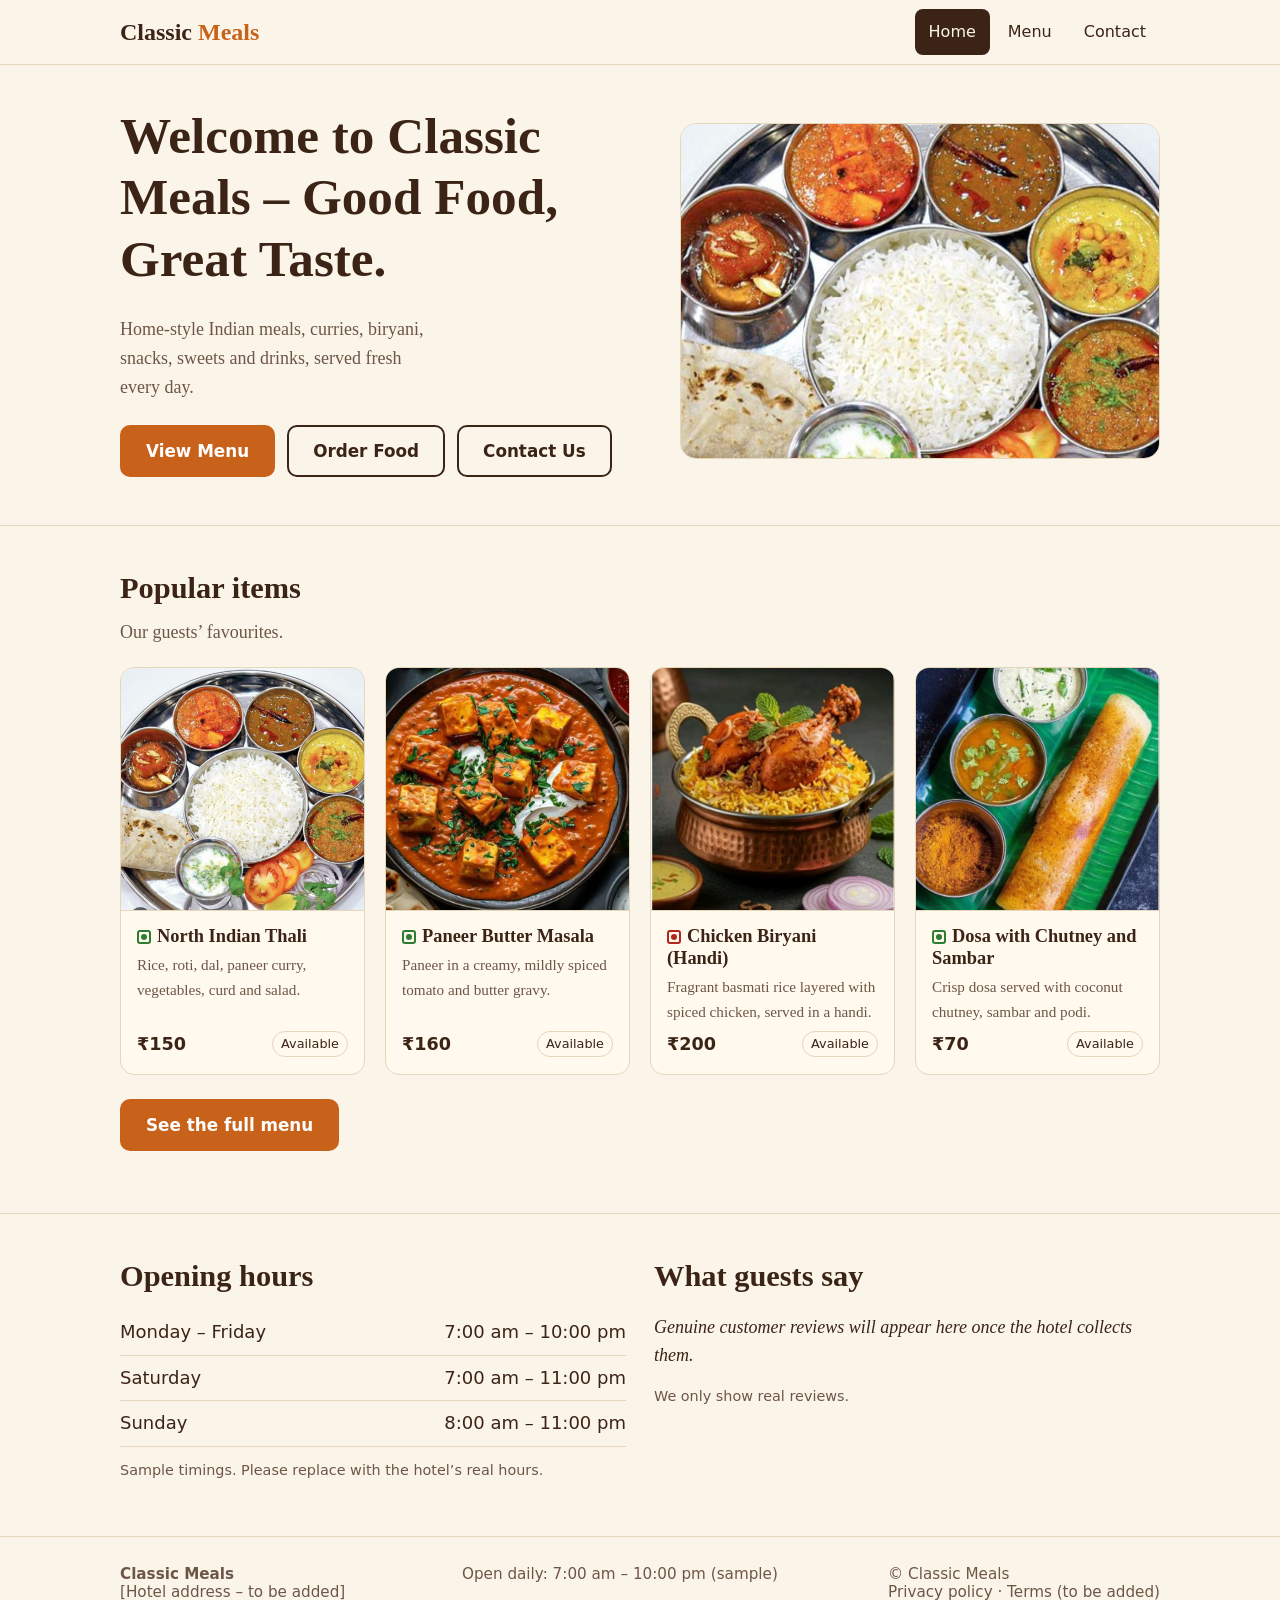
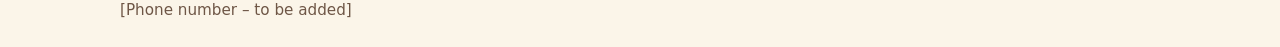
<file: index.html>
<!DOCTYPE html>
<html lang="en">
<head>
<meta charset="utf-8">
<meta name="viewport" content="width=device-width, initial-scale=1, viewport-fit=cover">
<title>Classic Meals – Good Food, Great Taste</title>
<meta name="description" content="Classic Meals hotel and restaurant: view our menu, prices, opening hours and contact details.">
<meta name="theme-color" content="#c8621b">
<link rel="icon" href="favicon.svg" type="image/svg+xml">
<link rel="stylesheet" href="css/style.css">
</head>
<body>
<a class="skip" href="#main">Skip to content</a>
<header>
<div class="wrap">
<a class="logo" href="index.html" aria-label="Classic Meals home">Classic <span>Meals</span></a>
<nav aria-label="Main"><a href="index.html" aria-current="page">Home</a><a href="menu.html">Menu</a><a href="contact.html">Contact</a></nav>
</div>
</header>
<main id="main">
<div class="hero"><div class="wrap">
<div>
<h1>Welcome to Classic Meals – Good Food, Great Taste.</h1>
<p>Home-style Indian meals, curries, biryani, snacks, sweets and drinks, served fresh every day.</p>
<div class="cta">
<a class="btn" href="menu.html">View Menu</a>
<a class="btn alt" href="contact.html">Order Food</a>
<a class="btn alt" href="contact.html">Contact Us</a>
</div>
</div>
<img class="pic" src="images/hero.jpg" data-fallback="images/hero.svg" width="800" height="560" alt="A full Indian thali with rice, roti, curries, curd and salad">
</div></div>

<section><div class="wrap">
<h2>Popular items</h2>
<p class="sub">Our guests’ favourites.</p>
<div class="grid" id="popgrid"></div>
<p class="mt"><a class="btn" href="menu.html">See the full menu</a></p>
</div></section>

<section><div class="wrap two">
<div>
<h2>Opening hours</h2>
<table>
<tr><td>Monday – Friday</td><td>7:00 am – 10:00 pm</td></tr>
<tr><td>Saturday</td><td>7:00 am – 11:00 pm</td></tr>
<tr><td>Sunday</td><td>8:00 am – 11:00 pm</td></tr>
</table>
<p class="note">Sample timings. Please replace with the hotel’s real hours.</p>
</div>
<div>
<h2>What guests say</h2>
<p class="rev">Genuine customer reviews will appear here once the hotel collects them.</p>
<p class="note">We only show real reviews.</p>
</div>
</div></section>
</main>
<footer><div class="wrap">
<div>
<strong>Classic Meals</strong><br>[Hotel address – to be added]<br>[Phone number – to be added]
</div>
<div>Open daily: 7:00 am – 10:00 pm (sample)</div>
<div>© Classic Meals<br>Privacy policy · Terms (to be added)</div>
</div></footer>
<script src="js/data.js"></script>
<script src="js/main.js"></script>
</body>
</html>
</file>
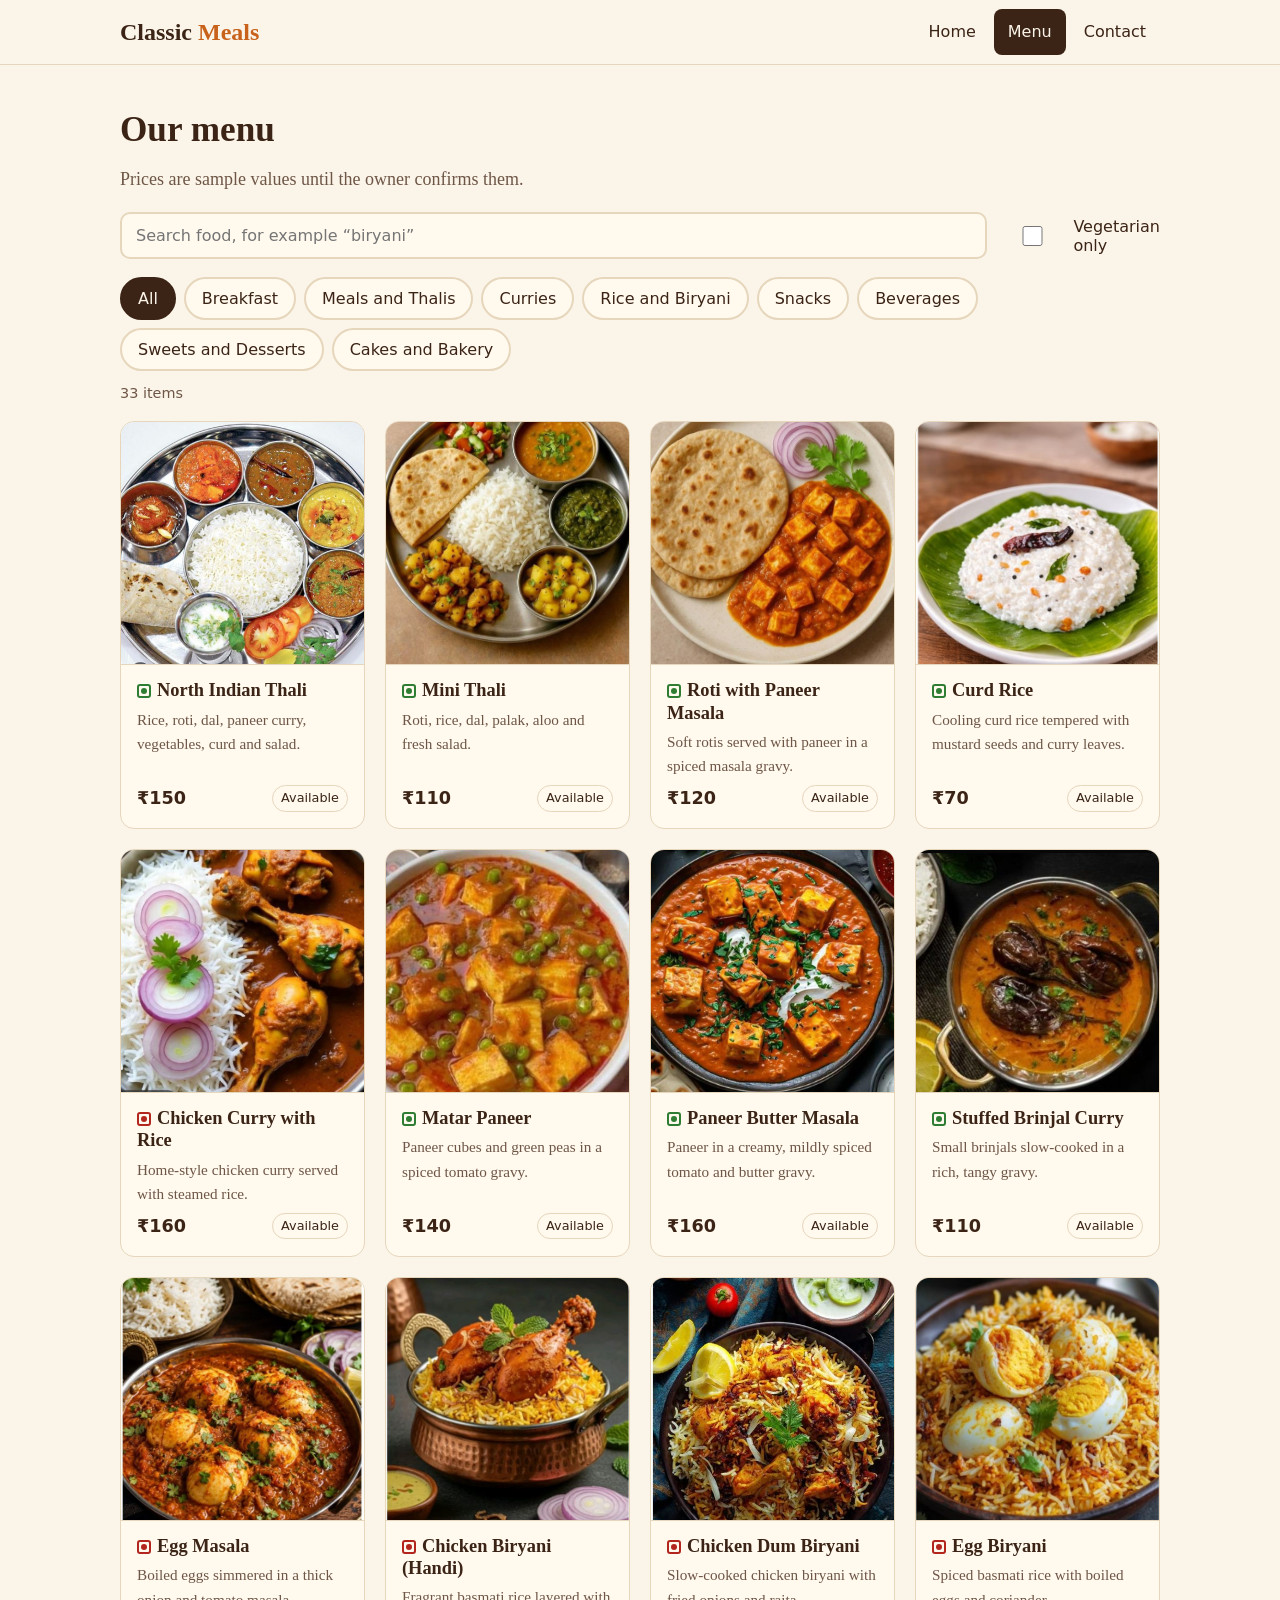
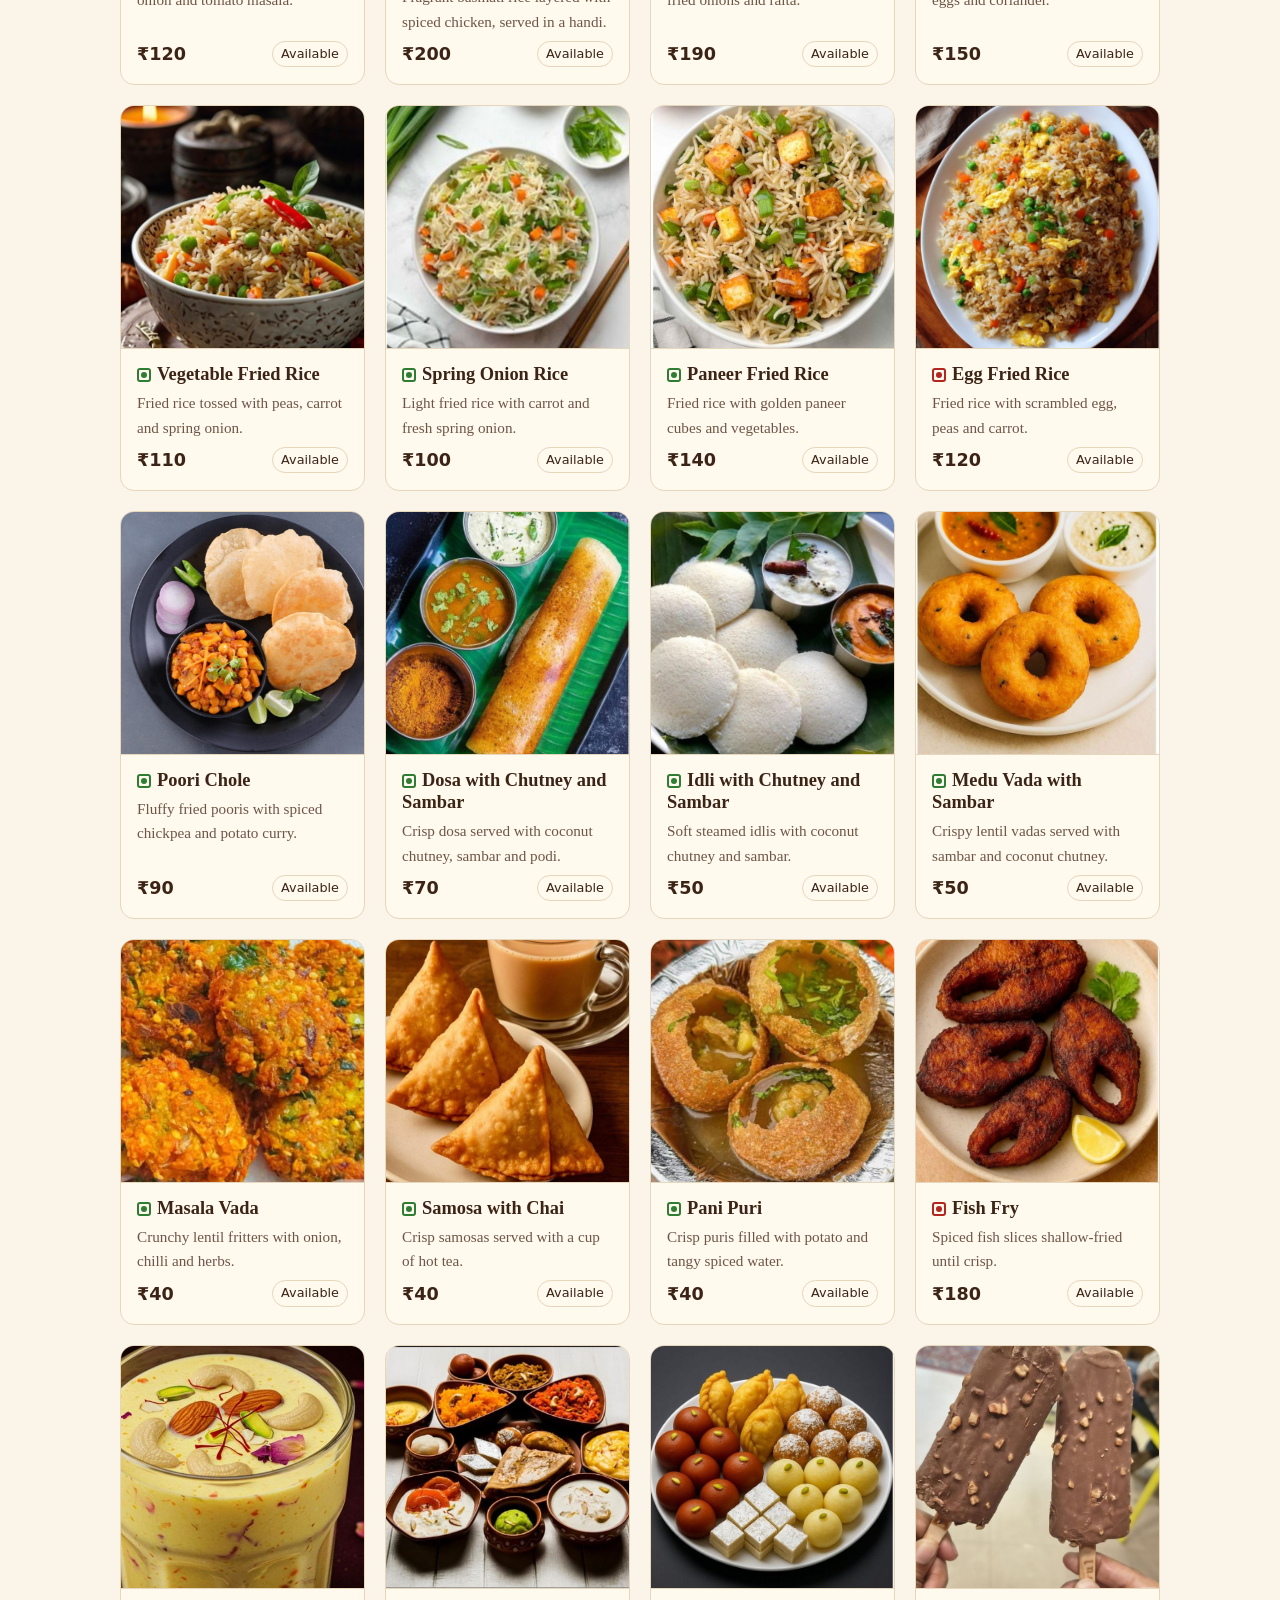
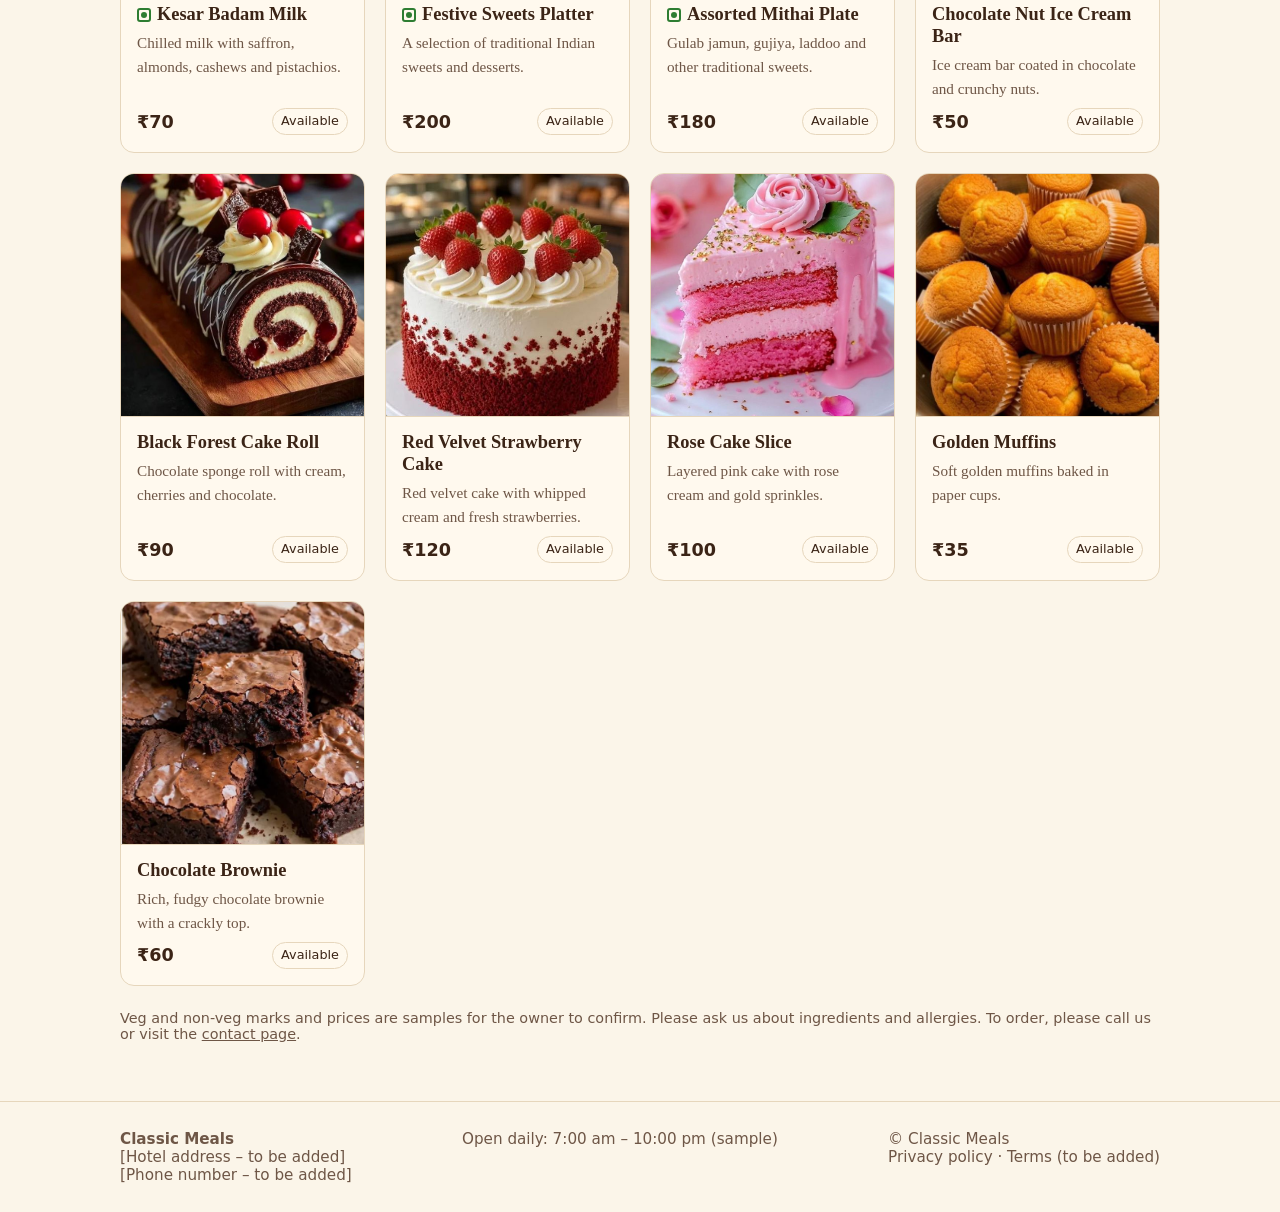
<file: menu.html>
<!DOCTYPE html>
<html lang="en">
<head>
<meta charset="utf-8">
<meta name="viewport" content="width=device-width, initial-scale=1, viewport-fit=cover">
<title>Menu – Classic Meals</title>
<meta name="description" content="Browse the Classic Meals menu with prices, categories and search.">
<meta name="theme-color" content="#c8621b">
<link rel="icon" href="favicon.svg" type="image/svg+xml">
<link rel="stylesheet" href="css/style.css">
</head>
<body>
<a class="skip" href="#main">Skip to content</a>
<header>
<div class="wrap">
<a class="logo" href="index.html" aria-label="Classic Meals home">Classic <span>Meals</span></a>
<nav aria-label="Main"><a href="index.html">Home</a><a href="menu.html" aria-current="page">Menu</a><a href="contact.html">Contact</a></nav>
</div>
</header>
<main id="main">
<section class="first"><div class="wrap">
<h1>Our menu</h1>
<p class="sub">Prices are sample values until the owner confirms them.</p>
<div class="tools">
<input id="q" type="search" placeholder="Search food, for example “biryani”" aria-label="Search the menu">
<label class="vegonly"><input type="checkbox" id="veg"> Vegetarian only</label>
</div>
<div class="chips" id="chips" role="group" aria-label="Filter by category"></div>
<p class="note" id="count" aria-live="polite"></p>
<div class="grid" id="menugrid" aria-live="polite"></div>
<p id="empty">No items match your search. Try a different word or choose “All”.</p>
<p class="note mt">Veg and non-veg marks and prices are samples for the owner to confirm. Please ask us about ingredients and allergies. To order, please call us or visit the <a href="contact.html">contact page</a>.</p>
</div></section>
</main>
<footer><div class="wrap">
<div>
<strong>Classic Meals</strong><br>[Hotel address – to be added]<br>[Phone number – to be added]
</div>
<div>Open daily: 7:00 am – 10:00 pm (sample)</div>
<div>© Classic Meals<br>Privacy policy · Terms (to be added)</div>
</div></footer>
<script src="js/data.js"></script>
<script src="js/main.js"></script>
</body>
</html>
</file>
<file: css/style.css>
:root{--bg:#fbf5e9;--surface:#fff9ee;--ink:#3b2416;--muted:#6e5646;--line:#e6d6bc;--accent:#c8621b;--accent-ink:#fff;--veg:#2e7d32;--nonveg:#b3261e;
box-sizing:border-box;padding-top:env(safe-area-inset-top,0px);padding-bottom:env(safe-area-inset-bottom,0px)}
@media(prefers-color-scheme:dark){:root:not([data-theme="light"]){--bg:#1e140d;--surface:#2a1c12;--ink:#f6ead6;--muted:#c9b399;--line:#4a3322;--accent:#e8884a;--accent-ink:#1e140d;--veg:#66bb6a;--nonveg:#ef7a72}}
:root[data-theme="dark"]{--bg:#1e140d;--surface:#2a1c12;--ink:#f6ead6;--muted:#c9b399;--line:#4a3322;--accent:#e8884a;--accent-ink:#1e140d;--veg:#66bb6a;--nonveg:#ef7a72}
*,*::before,*::after{box-sizing:border-box}
html{scroll-behavior:smooth;scroll-padding-top:calc(env(safe-area-inset-top,0px) + 72px)}
body{margin:0;background:var(--bg);color:var(--ink);font:18px/1.6 Georgia,"Times New Roman",serif}
h1,h2,h3{line-height:1.2;margin:0 0 .5em}
a{color:inherit}
.wrap{max-width:1080px;margin:0 auto;padding:0 20px}
header{position:sticky;top:env(safe-area-inset-top,0px);z-index:20;background:var(--bg);border-bottom:1px solid var(--line)}
body::before{content:"";position:fixed;inset:0 0 auto;height:env(safe-area-inset-top,0px);background:var(--bg);z-index:30}
header .wrap{display:flex;align-items:center;justify-content:space-between;gap:12px;min-height:64px;flex-wrap:wrap}
.logo{font-size:1.5rem;font-weight:700;text-decoration:none;color:var(--ink)}
.logo span{color:var(--accent)}
nav{display:flex;gap:4px;flex-wrap:wrap}
nav a{padding:10px 14px;text-decoration:none;border-radius:8px;font-family:system-ui,sans-serif;font-size:1rem}
nav a:hover{background:var(--line)}
nav a[aria-current="page"]{background:var(--ink);color:var(--bg)}
a:focus-visible,button:focus-visible,input:focus-visible{outline:3px solid var(--accent);outline-offset:2px}
.btn{display:inline-block;padding:14px 24px;border-radius:10px;font:600 1.05rem system-ui,sans-serif;text-decoration:none;border:2px solid var(--accent);background:var(--accent);color:var(--accent-ink);cursor:pointer}
.btn.alt{background:transparent;color:var(--ink);border-color:var(--ink)}
.hero{padding:40px 0 48px}
.hero .wrap{display:grid;grid-template-columns:1.1fr 1fr;gap:32px;align-items:center}
.hero h1{font-size:clamp(2rem,5vw,3.2rem)}
.hero p{color:var(--muted);max-width:34ch}
.cta{display:flex;gap:12px;flex-wrap:wrap;margin-top:24px}
.pic{width:100%;display:block;border-radius:16px;border:1px solid var(--line);background:var(--surface)}
section{padding:44px 0;border-top:1px solid var(--line)}
section h2{font-size:1.9rem}
.sub{color:var(--muted);margin-top:-.2em}
.grid{display:grid;grid-template-columns:repeat(auto-fill,minmax(230px,1fr));gap:20px;margin-top:20px}
.card{background:var(--surface);border:1px solid var(--line);border-radius:14px;overflow:hidden;display:flex;flex-direction:column}
.card .pic{border:0;border-radius:0;border-bottom:1px solid var(--line);aspect-ratio:1/1}
.card .body{padding:14px 16px 16px;display:flex;flex-direction:column;gap:6px;flex:1}
.card h3{font-size:1.15rem;margin:0}
.card p{margin:0;font-size:.95rem;color:var(--muted)}
.row{display:flex;justify-content:space-between;align-items:center;margin-top:auto;font-family:system-ui,sans-serif}
.price{font-weight:700;font-size:1.1rem}
.dot{display:inline-block;width:14px;height:14px;border:2px solid;border-radius:3px;position:relative;vertical-align:-2px;margin-right:6px}
.dot::after{content:"";position:absolute;inset:2px;border-radius:50%;background:currentColor}
.dot.v{color:var(--veg)}.dot.n{color:var(--nonveg)}
.tag{font-size:.8rem;padding:2px 8px;border-radius:99px;border:1px solid var(--line)}
.tag.off{color:var(--nonveg);border-color:var(--nonveg)}
.tools{display:flex;gap:12px;flex-wrap:wrap;margin:18px 0;align-items:center}
.tools input{flex:1 1 220px;padding:12px 14px;font:1rem system-ui,sans-serif;border:2px solid var(--line);border-radius:10px;background:var(--surface);color:var(--ink)}
.chips{display:flex;gap:8px;flex-wrap:wrap}
.chip{padding:10px 16px;border-radius:99px;border:2px solid var(--line);background:var(--surface);color:var(--ink);font:1rem system-ui,sans-serif;cursor:pointer}
.chip[aria-pressed="true"]{background:var(--ink);color:var(--bg);border-color:var(--ink)}
.two{display:grid;grid-template-columns:1fr 1fr;gap:28px}
table{border-collapse:collapse;width:100%;font-family:system-ui,sans-serif}
td{padding:8px 0;border-bottom:1px solid var(--line)}
td:last-child{text-align:right}
.note{font:.9rem system-ui,sans-serif;color:var(--muted)}
.rev{font-style:italic}
footer{border-top:1px solid var(--line);padding:28px 0;font:.95rem system-ui,sans-serif;color:var(--muted)}
footer .wrap{display:flex;justify-content:space-between;gap:16px;flex-wrap:wrap}
#empty{display:none;margin-top:20px}
@media(max-width:760px){.hero .wrap,.two{grid-template-columns:1fr}body{font-size:17px}}
@media(prefers-reduced-motion:reduce){html{scroll-behavior:auto}}

img.pic{height:auto;aspect-ratio:10/7;object-fit:cover}
.hero img.pic{object-position:center 40%}

.skip{position:absolute;left:-999px;top:0;background:var(--accent);color:var(--accent-ink);padding:10px 16px;z-index:50}
.skip:focus{left:8px;top:calc(env(safe-area-inset-top,0px) + 8px)}
section.first{border-top:0}
section h1{font-size:2.2rem}
footer .wrap>div{max-width:320px}
.vegonly{display:flex;gap:8px;align-items:center;font:1rem system-ui,sans-serif;cursor:pointer}.vegonly input{width:20px;height:20px;accent-color:var(--veg)}
.mt{margin-top:24px}.mt2{margin-top:28px}
</file>
